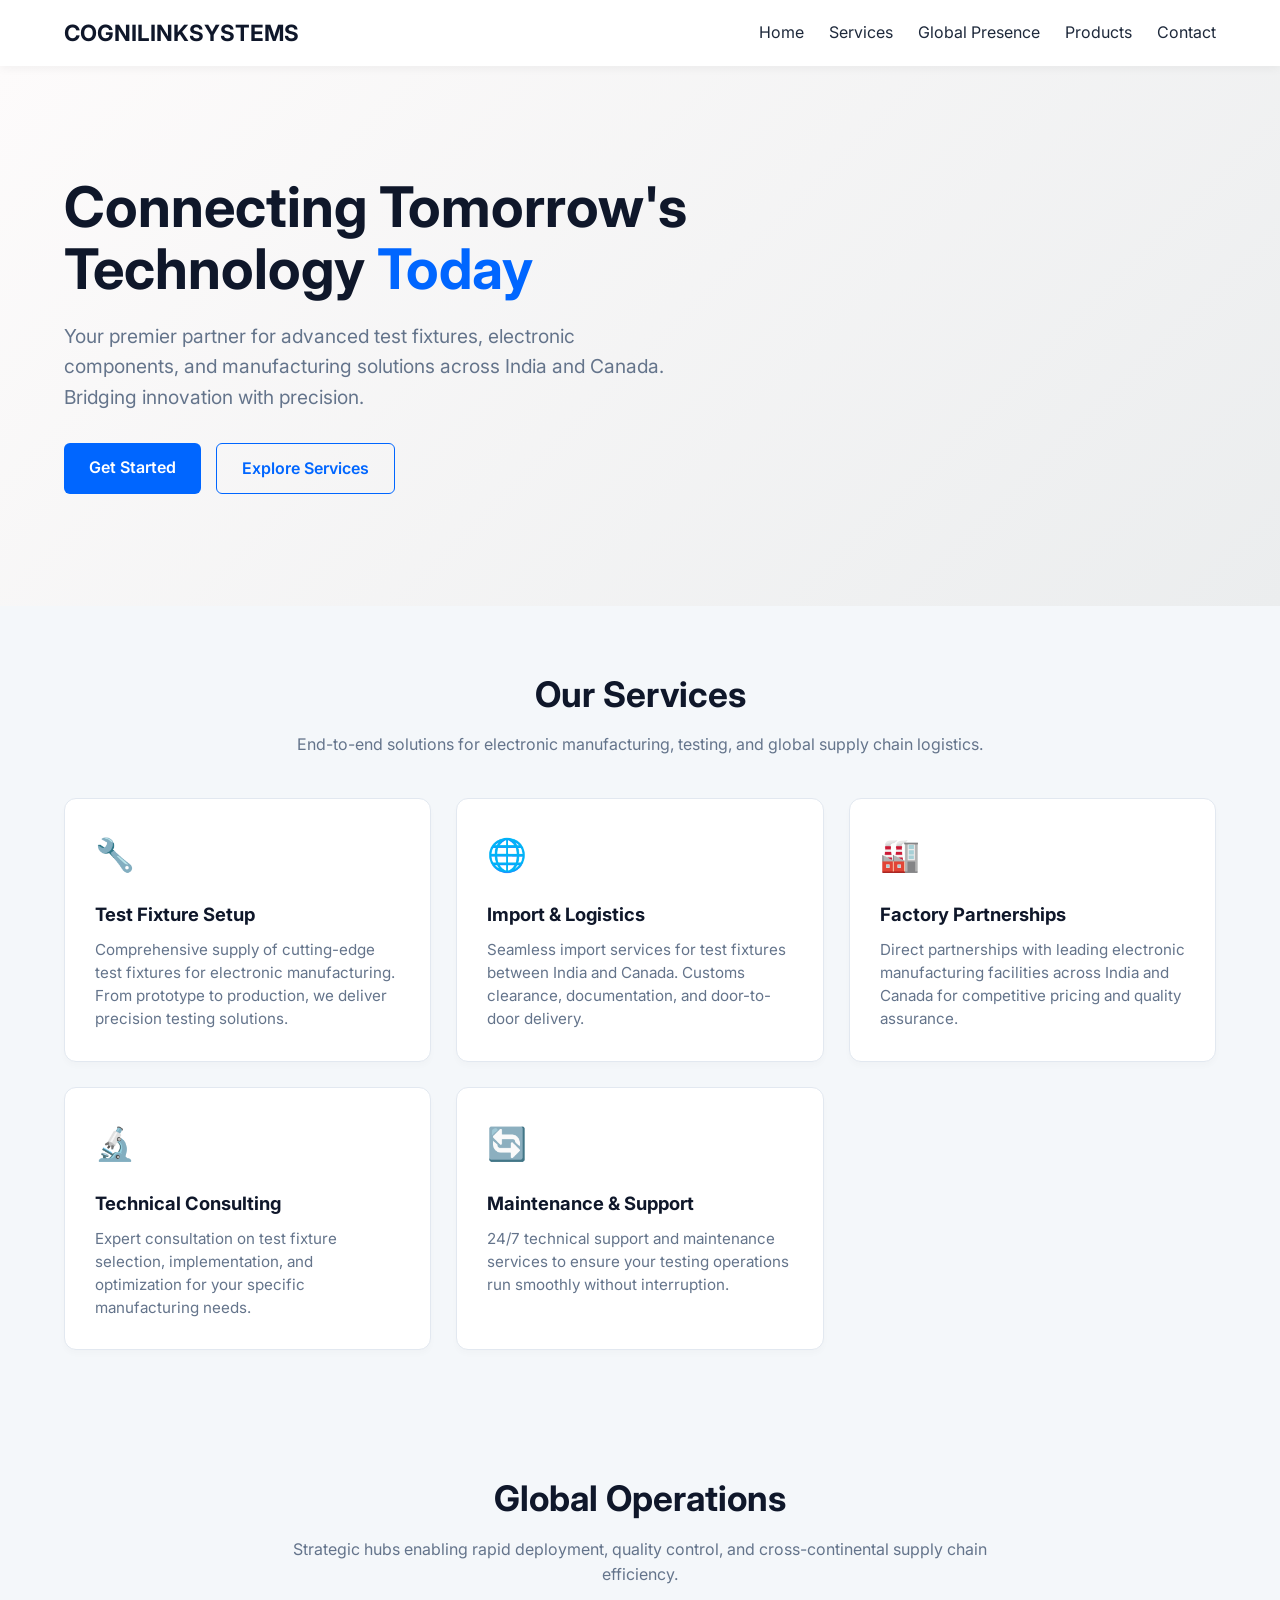
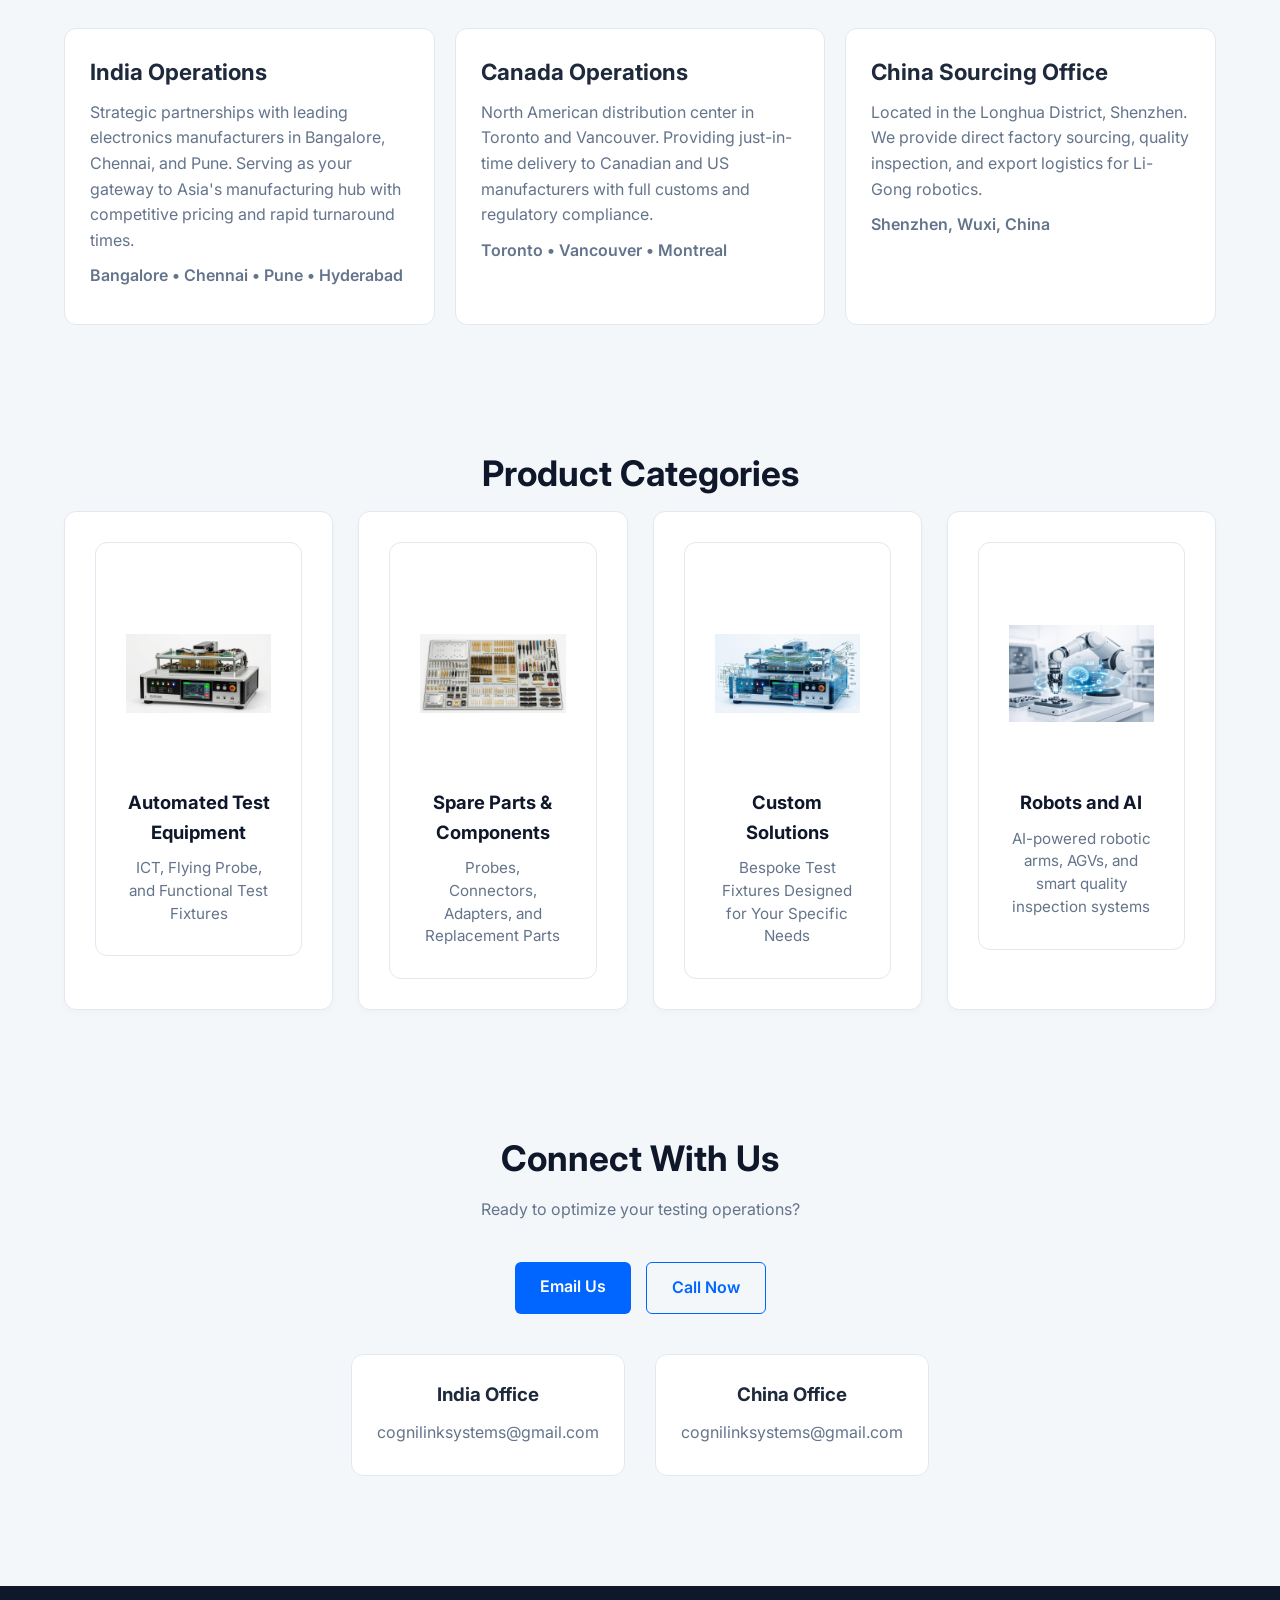
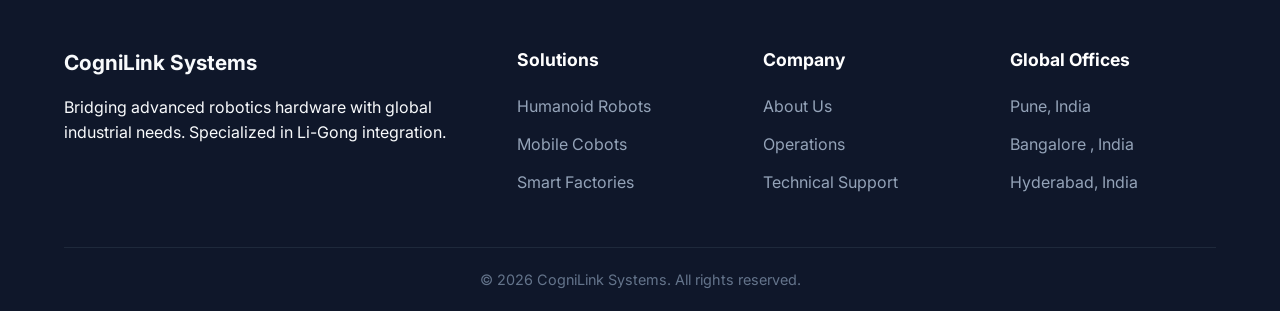
<file: index.html>
<!DOCTYPE html>
<html lang="en">
<head>
    <meta charset="UTF-8">
    <meta name="viewport" content="width=device-width, initial-scale=1.0">
    <title>CogniLink Systems | Global Test Fixture Solutions</title>
    <link rel="stylesheet" href="style.css">
    <link href="https://fonts.googleapis.com/css2?family=Inter:wght@400;600;700&display=swap" rel="stylesheet">
    <!-- FontAwesome for Professional Icons -->
    <link rel="stylesheet" href="https://cdnjs.cloudflare.com/ajax/libs/font-awesome/6.4.0/css/all.min.css">
</head>
<body>

    <!-- Navigation -->
    <nav>
        <a href="#home" class="logo">COGNILINKSYSTEMS</a>
        <ul>
            <li><a href="#home">Home</a></li>
            <li><a href="#services">Services</a></li>
            <li><a href="#locations">Global Presence</a></li>
            <li><a href="#products">Products</a></li>
            <li><a href="#contact">Contact</a></li>
        </ul>
    </nav>

    <!-- Hero Section -->
    <header id="home">
        <div class="hero-content">
            <h1>Connecting Tomorrow's Technology <span class="highlight">Today</span></h1>
            <p>Your premier partner for advanced test fixtures, electronic components, and manufacturing solutions across India and Canada. Bridging innovation with precision.</p>
            <div class="hero-buttons">
                <a href="#contact" class="btn-primary">Get Started</a>
                <a href="#services" class="btn-secondary">Explore Services</a>
            </div>
        </div>
    </header>

    <!-- Services Section (Updated based on Image) -->
    <section id="services" class="section">
        <h2 class="section-title">Our Services</h2>
        <p class="section-subtitle">End-to-end solutions for electronic manufacturing, testing, and global supply chain logistics.</p>
        
        <div class="services-grid">
            <!-- Card 1 -->
          <a href="test-fixture.html" class="service-card" style="display: block;">
   				 <div class="service-icon">🔧</div>
   				 <h3>Test Fixture Setup</h3>
  				  <p>Comprehensive supply of cutting-edge test fixtures for electronic manufacturing. From prototype to production, we deliver precision testing solutions.</p>
		</a>
                        

            <!-- Card 2 -->
            
              <a href="spare-parts.html" class="service-card" style="display: block;">
   					 <div class="service-icon">🌐</div>
 				   	<h3>Import & Logistics</h3>
    				<p>Seamless import services for test fixtures between India and Canada. Customs clearance, documentation, and door-to-door delivery.</p>
			</a>

            <!-- Card 3 -->
              <a href="spare-parts.html" class="service-card" style="display: block;">
   					 <div class="service-icon">🏭</div>
 				   	<h3>Factory Partnerships</h3>
    				<p>Direct partnerships with leading electronic manufacturing facilities across India and Canada for competitive pricing and quality assurance.</p>
			</a>
            

            <!-- Card 4 -->

              <a href="spare-parts.html" class="service-card" style="display: block;">
   					 <div class="service-icon">🔬</div>
 				   	<h3>Technical Consulting</h3>
    				<p>Expert consultation on test fixture selection, implementation, and optimization for your specific manufacturing needs.</p>
			</a>

            <!-- Card 5 -->
            
              <a href="spare-parts.html" class="service-card" style="display: block;">
   					 <div class="service-icon">🔄</div>
 				   	<h3>Maintenance & Support</h3>
    				<p>24/7 technical support and maintenance services to ensure your testing operations run smoothly without interruption.</p>
			</a>            
            
        </div>
    </section>

    <!-- Global Operations Section -->
    <section id="locations" class="section">
        <h2 class="section-title">Global Operations</h2>
        <p class="section-subtitle">Strategic hubs enabling rapid deployment, quality control, and cross-continental supply chain efficiency.</p>
        <div class="operations-container">
            <div class="operation-card">
                <div class="operation-details">
                    <h3>India Operations</h3>
                    <p>Strategic partnerships with leading electronics manufacturers in Bangalore, Chennai, and Pune. Serving as your gateway to Asia's manufacturing hub with competitive pricing and rapid turnaround times.</p>
                    <p class="locations-list">Bangalore • Chennai • Pune • Hyderabad</p>
                </div>
            </div>
            <div class="operation-card">
                <div class="operation-details">
                    <h3>Canada Operations</h3>
                    <p>North American distribution center in Toronto and Vancouver. Providing just-in-time delivery to Canadian and US manufacturers with full customs and regulatory compliance.</p>
                    <p class="locations-list">Toronto • Vancouver • Montreal</p>
                </div>
            </div>
            <div class="operation-card">
  			  <div class="operation-details">
      			  <h3>China Sourcing Office</h3>
        <p>Located in the Longhua District, Shenzhen. We provide direct factory sourcing, quality inspection, and export logistics for Li-Gong robotics.</p>
		 <p class="locations-list">Shenzhen, Wuxi, China</p>   
    </div>
</div>
        </div>
    </section>

    <!-- Products Section -->
    <section id="products" class="section">
        <h2 class="section-title">Product Categories</h2>
        <div class="product-grid">
		<a href=“ATE.html" class="service-card" style="display: block;">
            <div class="card">
                <div class="product-image">
					<img src="IMG-ATE-1.png" alt="Automated Test Equipment">
                </div>
                <h3>Automated Test Equipment</h3>
                <p>ICT, Flying Probe, and Functional Test Fixtures</p>
            </div>
		</a>
          <a href=“SP&C.html" class="service-card" style="display: block;">
 				 <div class="card">
          		  <div class="product-image">
					<img src="SP&C-1.png" alt="Automated Test Equipment" width="400" height="250">
                </div>
                <h3>Spare Parts & Components</h3>
                <p>Probes, Connectors, Adapters, and Replacement Parts</p>
            </div>
		</a>
            <a href=“CS.html" class="service-card" style="display: block;">
			<div class="card">
            <div class="product-image">
					<img src="CSOL-1.png" alt="Automated Test Equipment" width="400" height="250">
        
                </div>
                <h3>Custom Solutions</h3>
                <p>Bespoke Test Fixtures Designed for Your Specific Needs</p>
            </div>
		</a>
        
		<a href=“R&AI.html" class="service-card" style="display: block;">
		 <div class="card">
             <div class="product-image">
					<img src="R&AI.PNG" alt="Robotics and AI" width="400" height="250">

                </div>
                <h3>Robots and AI</h3>
                <p>AI-powered robotic arms, AGVs, and smart quality inspection systems</p>
            </div>
		</a>
        </div>
    </section>

    <!-- Contact Section -->
    <section id="contact" class="section">
        <h2 class="section-title">Connect With Us</h2>
        <p class="section-subtitle">Ready to optimize your testing operations?</p>
        <div class="contact-buttons">
            <a href="mailto:info@cognilinksystems.com" class="btn-primary">Email Us</a>
            <a href="tel:+1" class="btn-secondary">Call Now</a>
        </div>
        <div class="contact-info">
            <div class="contact-card">
                <h3>India Office</h3>
                <p></p>
                <p>cognilinksystems@gmail.com</p>
            </div>
            <div class="contact-card">
                <h3> China Office</h3>
                <p>cognilinksystems@gmail.com</p>
            </div>
        </div>
    </section>

    <!-- Footer -->
    <footer class="site-footer">
        <div class="footer-container">
            <div class="footer-column">
                <div class="footer-logo">CogniLink Systems</div>
                <p>Bridging advanced robotics hardware with global industrial needs. Specialized in Li-Gong integration.</p>
            </div>
            <div class="footer-column">
                <h4>Solutions</h4>
                <ul>
                    <li><a href="#">Humanoid Robots</a></li>
                    <li><a href="#">Mobile Cobots</a></li>
                    <li><a href="#">Smart Factories</a></li>
                </ul>
            </div>
            <div class="footer-column">
                <h4>Company</h4>
                <ul>
                    <li><a href="#">About Us</a></li>
                    <li><a href="#">Operations</a></li>
                    <li><a href="#">Technical Support</a></li>
                </ul>
            </div>
            <div class="footer-column">
                <h4>Global Offices</h4>
                <ul>
                    <li><a href="#">Pune, India </a></li>
                    <li><a href="#">Bangalore , India </a></li>
                    <li><a href="#">Hyderabad, India</a></li>
                </ul>
            </div>
        </div>
        <div class="footer-bottom">
            <p>© 2026 CogniLink Systems. All rights reserved.</p>
        </div>
    </footer>

</body>
</html>
</file>
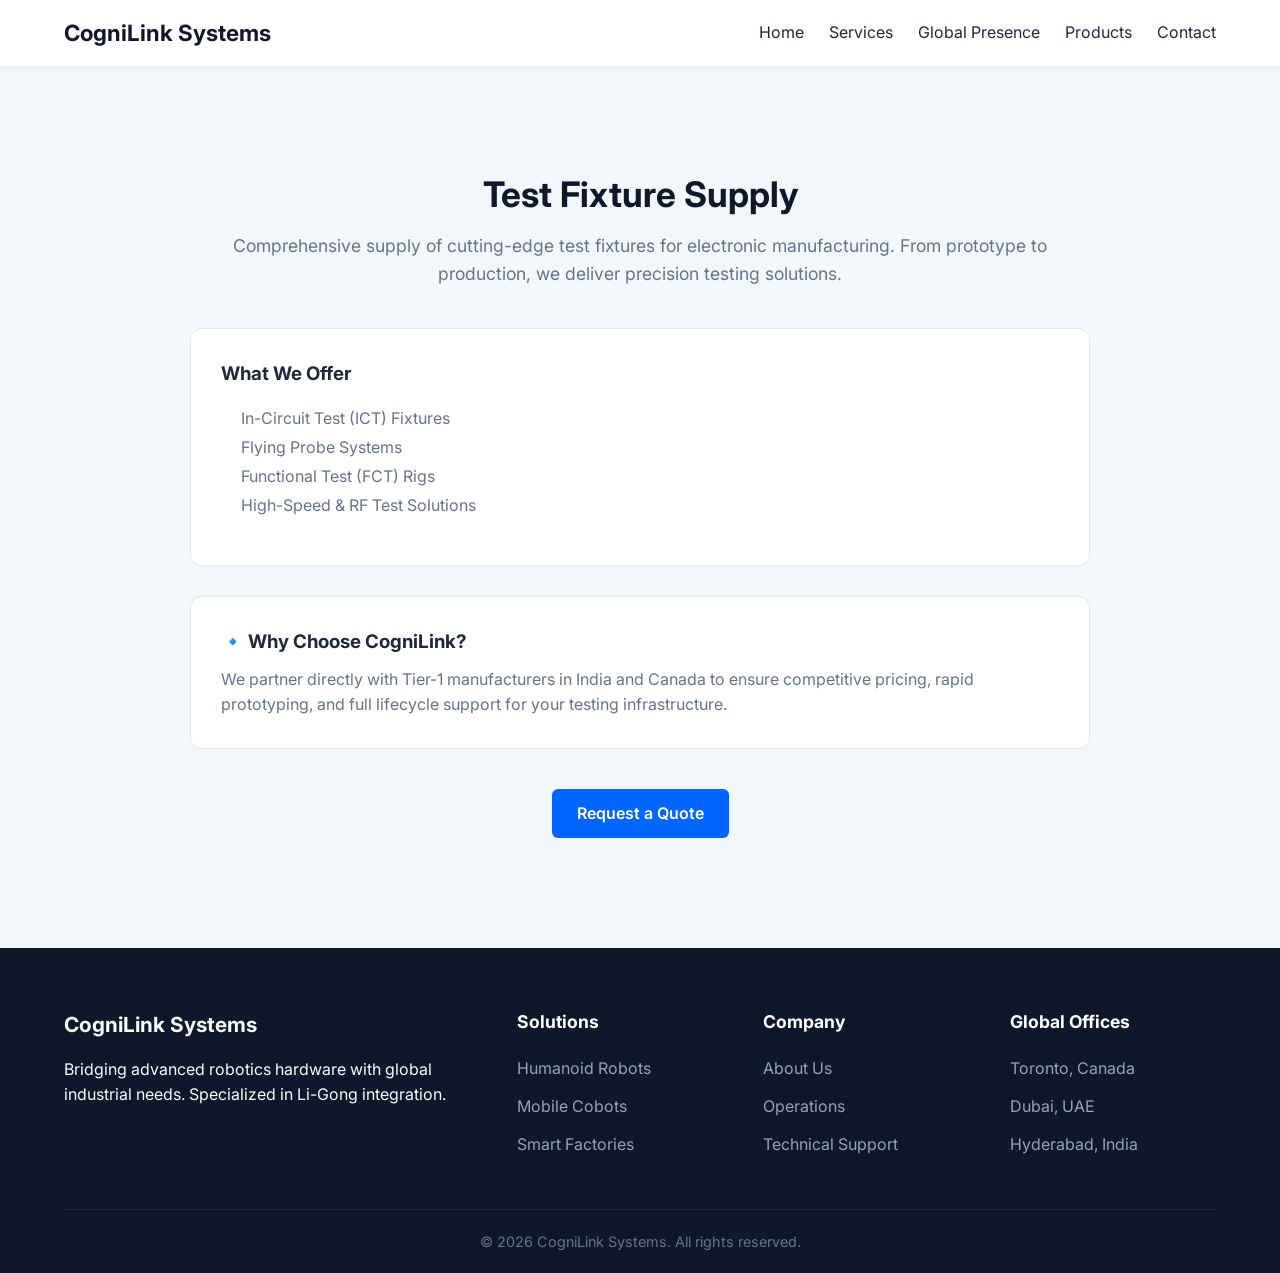
<file: ATE.html>
<!DOCTYPE html>
<html lang="en">
<head>
    <meta charset="UTF-8">
    <meta name="viewport" content="width=device-width, initial-scale=1.0">
    <title>Test Fixture Supply | CogniLink Systems</title>
    <link rel="stylesheet" href="style.css">
    <link href="https://fonts.googleapis.com/css2?family=Inter:wght@400;600;700&display=swap" rel="stylesheet">
</head>
<body>

    <!-- Same Navigation -->
    <nav>
        <a href="index.html" class="logo">CogniLink Systems</a>
        <ul>
            <li><a href="index.html">Home</a></li>
            <li><a href="index.html#services">Services</a></li>
            <li><a href="index.html#locations">Global Presence</a></li>
            <li><a href="index.html#products">Products</a></li>
            <li><a href="index.html#contact">Contact</a></li>
        </ul>
    </nav>

    <!-- Service-Specific Hero -->
    <section class="section" style="padding-top: 100px;">
        <div style="max-width: 900px; margin: 0 auto;">
            <h1 class="section-title">Test Fixture Supply</h1>
            <p style="text-align: center; color: var(--gray); font-size: 1.1rem; margin-bottom: 40px;">
                Comprehensive supply of cutting-edge test fixtures for electronic manufacturing. From prototype to production, we deliver precision testing solutions.
            </p>
            
            <!-- Add detailed content here -->
            <div style="background: #fff; padding: 30px; border-radius: 12px; border: 1px solid var(--border); margin-bottom: 30px;">
                <h3> What We Offer</h3>
                <ul style="margin: 15px 0 15px 20px; color: var(--gray); line-height: 1.8;">
                    <li>In-Circuit Test (ICT) Fixtures</li>
                    <li>Flying Probe Systems</li>
                    <li>Functional Test (FCT) Rigs</li>
                    <li>High-Speed & RF Test Solutions</li>
                </ul>
            </div>

            <div style="background: #fff; padding: 30px; border-radius: 12px; border: 1px solid var(--border);">
                <h3>🔹 Why Choose CogniLink?</h3>
                <p style="color: var(--gray); margin-top: 10px;">
                    We partner directly with Tier-1 manufacturers in India and Canada to ensure competitive pricing, rapid prototyping, and full lifecycle support for your testing infrastructure.
                </p>
            </div>

            <div style="text-align: center; margin-top: 40px;">
                <a href="index.html#contact" class="btn-primary">Request a Quote</a>
            </div>
        </div>
    </section>

    <!-- Same Footer -->
    <footer class="site-footer">
        <div class="footer-container">
            <div class="footer-column">
                <div class="footer-logo">CogniLink Systems</div>
                <p>Bridging advanced robotics hardware with global industrial needs. Specialized in Li-Gong integration.</p>
            </div>
            <div class="footer-column">
                <h4>Solutions</h4>
                <ul>
                    <li><a href="#">Humanoid Robots</a></li>
                    <li><a href="#">Mobile Cobots</a></li>
                    <li><a href="#">Smart Factories</a></li>
                </ul>
            </div>
            <div class="footer-column">
                <h4>Company</h4>
                <ul>
                    <li><a href="#">About Us</a></li>
                    <li><a href="#">Operations</a></li>
                    <li><a href="#">Technical Support</a></li>
                </ul>
            </div>
            <div class="footer-column">
                <h4>Global Offices</h4>
                <ul>
                    <li><a href="#">Toronto, Canada</a></li>
                    <li><a href="#">Dubai, UAE</a></li>
                    <li><a href="#">Hyderabad, India</a></li>
                </ul>
            </div>
        </div>
        <div class="footer-bottom">
            <p>© 2026 CogniLink Systems. All rights reserved.</p>
        </div>
    </footer>

</body>
</html>
</file>
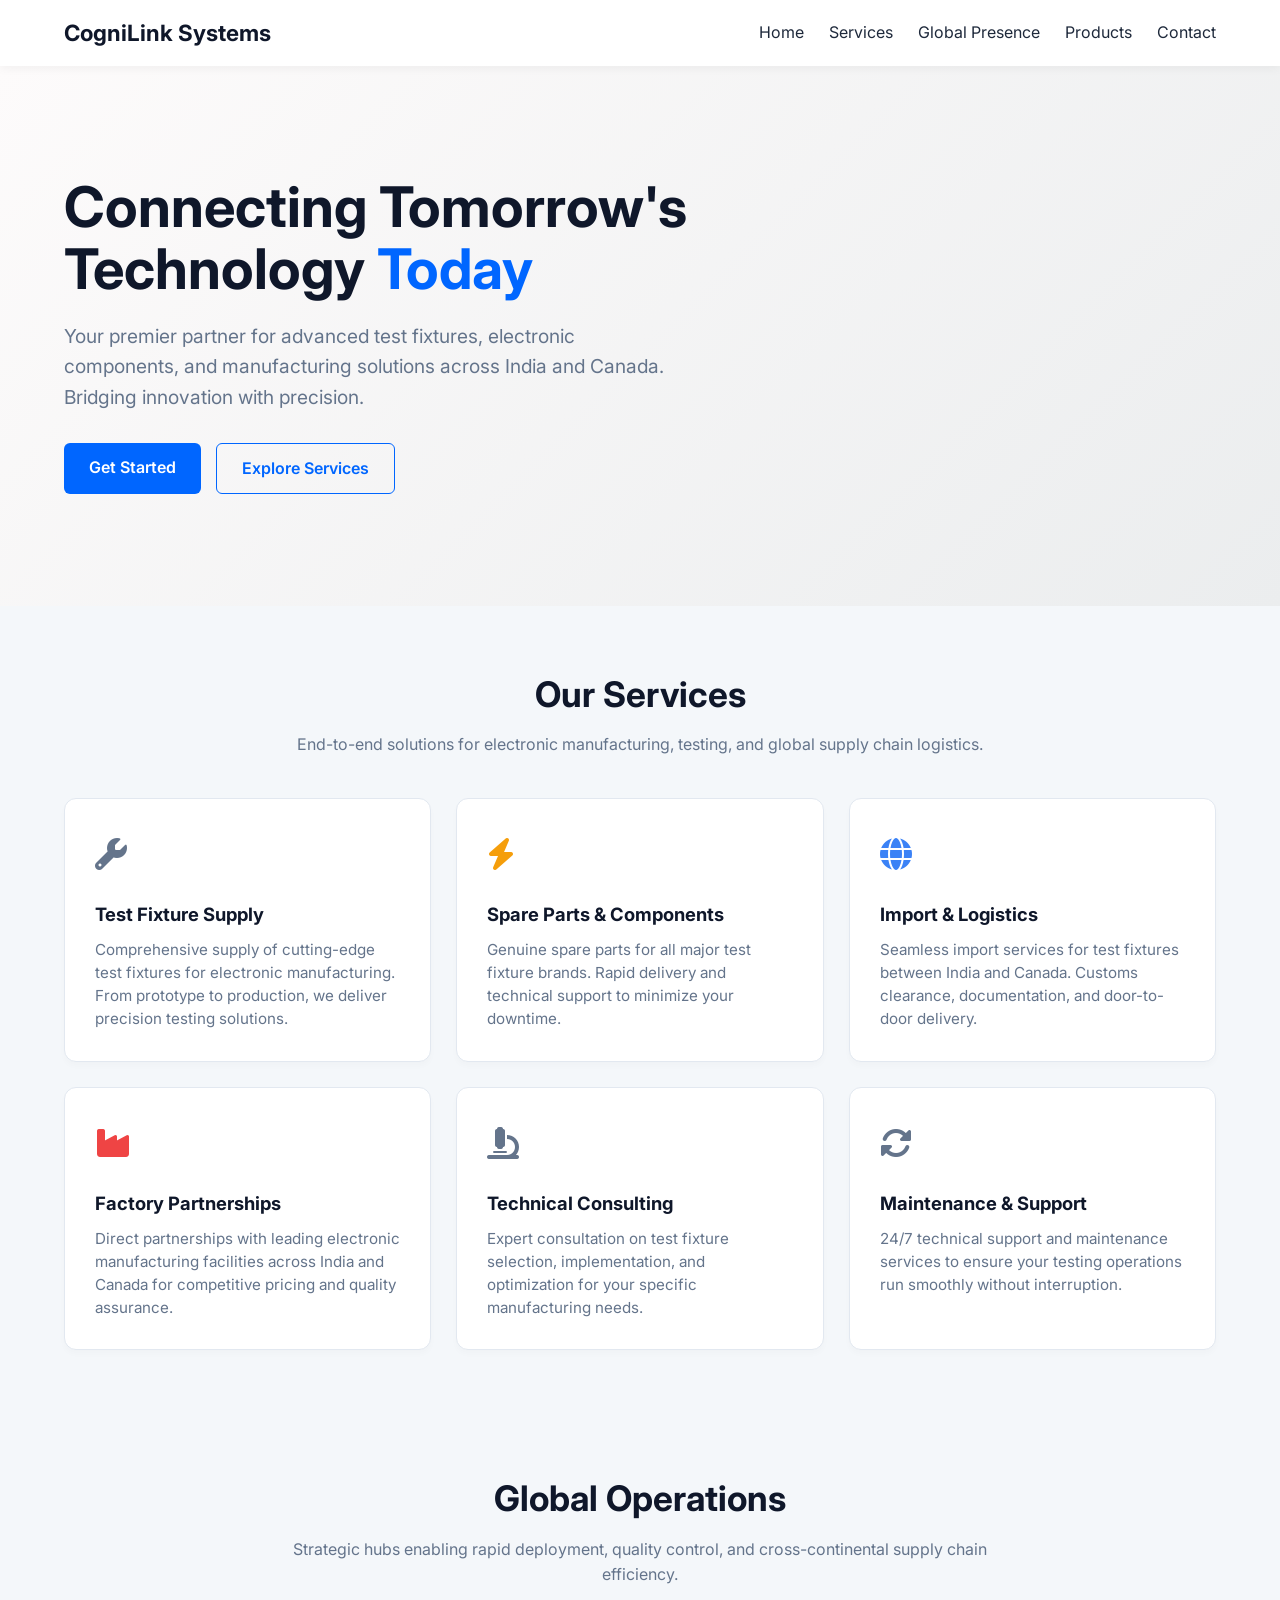
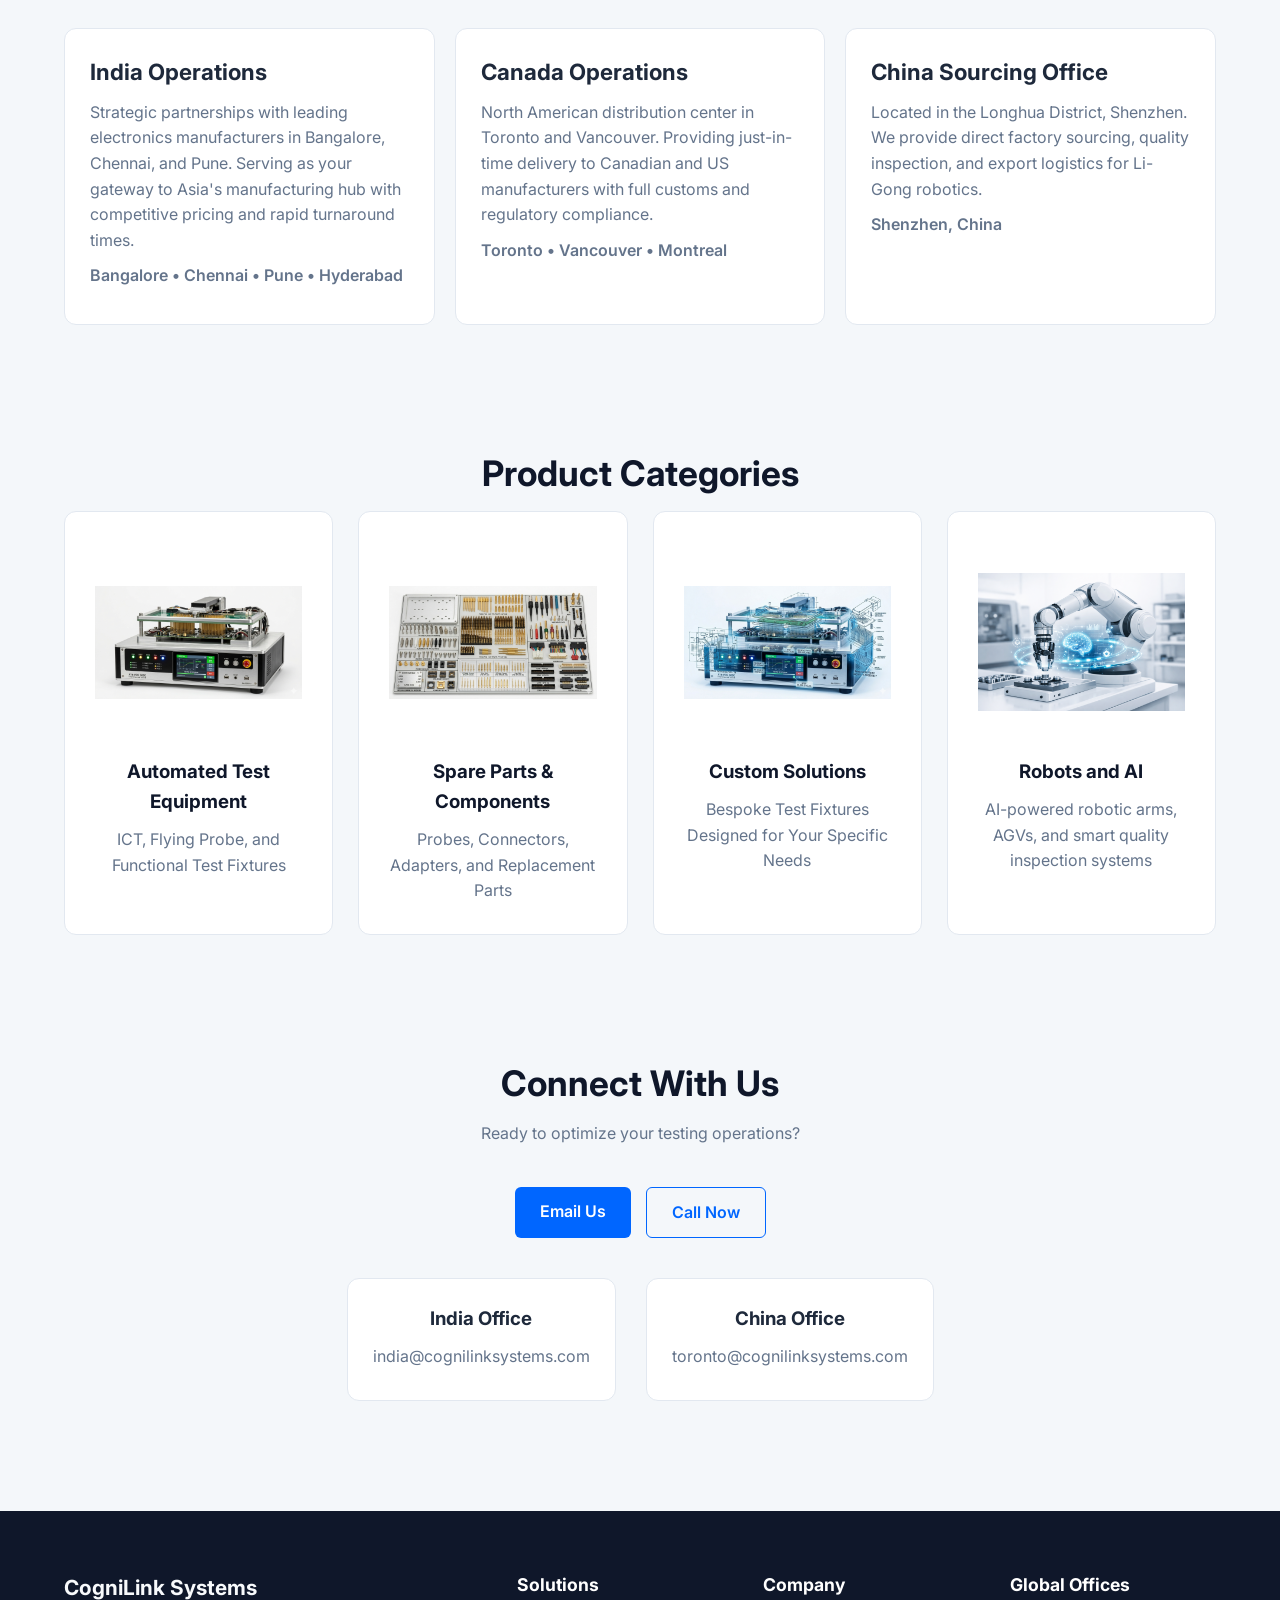
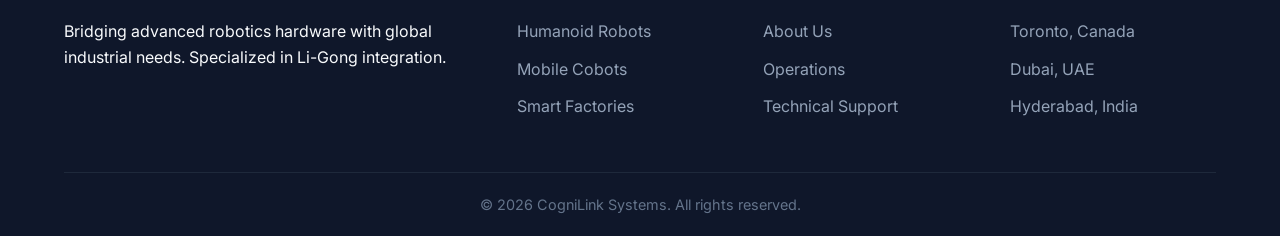
<file: Factory-partnerships.html>
<!DOCTYPE html>
<html lang="en">
<head>
    <meta charset="UTF-8">
    <meta name="viewport" content="width=device-width, initial-scale=1.0">
    <title>CogniLink Systems | Global Test Fixture Solutions</title>
    <link rel="stylesheet" href="style.css">
    <link href="https://fonts.googleapis.com/css2?family=Inter:wght@400;600;700&display=swap" rel="stylesheet">
    <!-- FontAwesome for Professional Icons -->
    <link rel="stylesheet" href="https://cdnjs.cloudflare.com/ajax/libs/font-awesome/6.4.0/css/all.min.css">
</head>
<body>

    <!-- Navigation -->
    <nav>
        <a href="#home" class="logo">CogniLink Systems</a>
        <ul>
            <li><a href="#home">Home</a></li>
            <li><a href="#services">Services</a></li>
            <li><a href="#locations">Global Presence</a></li>
            <li><a href="#products">Products</a></li>
            <li><a href="#contact">Contact</a></li>
        </ul>
    </nav>

    <!-- Hero Section -->
    <header id="home">
        <div class="hero-content">
            <h1>Connecting Tomorrow's Technology <span class="highlight">Today</span></h1>
            <p>Your premier partner for advanced test fixtures, electronic components, and manufacturing solutions across India and Canada. Bridging innovation with precision.</p>
            <div class="hero-buttons">
                <a href="#contact" class="btn-primary">Get Started</a>
                <a href="#services" class="btn-secondary">Explore Services</a>
            </div>
        </div>
    </header>

    <!-- Services Section (Updated based on Image) -->
    <section id="services" class="section">
        <h2 class="section-title">Our Services</h2>
        <p class="section-subtitle">End-to-end solutions for electronic manufacturing, testing, and global supply chain logistics.</p>
        
        <div class="services-grid">
            <!-- Card 1 -->
            <div class="service-card">
                <div class="service-icon"><i class="fas fa-wrench"></i></div>
                <h3>Test Fixture Supply</h3>
                <p>Comprehensive supply of cutting-edge test fixtures for electronic manufacturing. From prototype to production, we deliver precision testing solutions.</p>
            </div>
            
            <!-- Card 2 -->
            <div class="service-card">
                <div class="service-icon" style="color: #F59E0B;"><i class="fas fa-bolt"></i></div>
                <h3>Spare Parts & Components</h3>
                <p>Genuine spare parts for all major test fixture brands. Rapid delivery and technical support to minimize your downtime.</p>
            </div>

            <!-- Card 3 -->
            <div class="service-card">
                <div class="service-icon" style="color: #3B82F6;"><i class="fas fa-globe"></i></div>
                <h3>Import & Logistics</h3>
                <p>Seamless import services for test fixtures between India and Canada. Customs clearance, documentation, and door-to-door delivery.</p>
            </div>

            <!-- Card 4 -->
            <div class="service-card">
                <div class="service-icon" style="color: #EF4444;"><i class="fas fa-industry"></i></div>
                <h3>Factory Partnerships</h3>
                <p>Direct partnerships with leading electronic manufacturing facilities across India and Canada for competitive pricing and quality assurance.</p>
            </div>

            <!-- Card 5 -->
            <div class="service-card">
                <div class="service-icon"><i class="fas fa-microscope"></i></div>
                <h3>Technical Consulting</h3>
                <p>Expert consultation on test fixture selection, implementation, and optimization for your specific manufacturing needs.</p>
            </div>

            <!-- Card 6 -->
            <div class="service-card">
                <div class="service-icon"><i class="fas fa-sync-alt"></i></div>
                <h3>Maintenance & Support</h3>
                <p>24/7 technical support and maintenance services to ensure your testing operations run smoothly without interruption.</p>
            </div>
        </div>
    </section>

    <!-- Global Operations Section -->
    <section id="locations" class="section">
        <h2 class="section-title">Global Operations</h2>
        <p class="section-subtitle">Strategic hubs enabling rapid deployment, quality control, and cross-continental supply chain efficiency.</p>
        <div class="operations-container">
            <div class="operation-card">
                <div class="operation-details">
                    <h3>India Operations</h3>
                    <p>Strategic partnerships with leading electronics manufacturers in Bangalore, Chennai, and Pune. Serving as your gateway to Asia's manufacturing hub with competitive pricing and rapid turnaround times.</p>
                    <p class="locations-list">Bangalore • Chennai • Pune • Hyderabad</p>
                </div>
            </div>
            <div class="operation-card">
                <div class="operation-details">
                    <h3>Canada Operations</h3>
                    <p>North American distribution center in Toronto and Vancouver. Providing just-in-time delivery to Canadian and US manufacturers with full customs and regulatory compliance.</p>
                    <p class="locations-list">Toronto • Vancouver • Montreal</p>
                </div>
            </div>
            <div class="operation-card">
  			  <div class="operation-details">
      			  <h3>China Sourcing Office</h3>
        <p>Located in the Longhua District, Shenzhen. We provide direct factory sourcing, quality inspection, and export logistics for Li-Gong robotics.</p>
		 <p class="locations-list">Shenzhen, China</p>   
    </div>
</div>
        </div>
    </section>

    <!-- Products Section -->
    <section id="products" class="section">
        <h2 class="section-title">Product Categories</h2>
        <div class="product-grid">
            <div class="card">
                <div class="product-image">
					<img src="IMG-ATE-1.png" alt="Automated Test Equipment">
                </div>
                <h3>Automated Test Equipment</h3>
                <p>ICT, Flying Probe, and Functional Test Fixtures</p>
            </div>
            <div class="card">
            <div class="product-image">
					<img src="SP&C-1.png" alt="Automated Test Equipment" width="400" height="250">
                </div>
                <h3>Spare Parts & Components</h3>
                <p>Probes, Connectors, Adapters, and Replacement Parts</p>
            </div>
            <div class="card">
            <div class="product-image">
					<img src="CSOL-1.png" alt="Automated Test Equipment" width="400" height="250">
        
                </div>
                <h3>Custom Solutions</h3>
                <p>Bespoke Test Fixtures Designed for Your Specific Needs</p>
            </div>
            <div class="card">
             <div class="product-image">
					<img src="R&AI.PNG" alt="Robotics and AI" width="400" height="250">

                </div>
                <h3>Robots and AI</h3>
                <p>AI-powered robotic arms, AGVs, and smart quality inspection systems</p>
            </div>
        </div>
    </section>

    <!-- Contact Section -->
    <section id="contact" class="section">
        <h2 class="section-title">Connect With Us</h2>
        <p class="section-subtitle">Ready to optimize your testing operations?</p>
        <div class="contact-buttons">
            <a href="mailto:info@cognilinksystems.com" class="btn-primary">Email Us</a>
            <a href="tel:+1" class="btn-secondary">Call Now</a>
        </div>
        <div class="contact-info">
            <div class="contact-card">
                <h3>India Office</h3>
                <p></p>
                <p>india@cognilinksystems.com</p>
            </div>
            <div class="contact-card">
                <h3> China Office</h3>
                <p>toronto@cognilinksystems.com</p>
            </div>
        </div>
    </section>

    <!-- Footer -->
    <footer class="site-footer">
        <div class="footer-container">
            <div class="footer-column">
                <div class="footer-logo">CogniLink Systems</div>
                <p>Bridging advanced robotics hardware with global industrial needs. Specialized in Li-Gong integration.</p>
            </div>
            <div class="footer-column">
                <h4>Solutions</h4>
                <ul>
                    <li><a href="#">Humanoid Robots</a></li>
                    <li><a href="#">Mobile Cobots</a></li>
                    <li><a href="#">Smart Factories</a></li>
                </ul>
            </div>
            <div class="footer-column">
                <h4>Company</h4>
                <ul>
                    <li><a href="#">About Us</a></li>
                    <li><a href="#">Operations</a></li>
                    <li><a href="#">Technical Support</a></li>
                </ul>
            </div>
            <div class="footer-column">
                <h4>Global Offices</h4>
                <ul>
                    <li><a href="#">Toronto, Canada</a></li>
                    <li><a href="#">Dubai, UAE</a></li>
                    <li><a href="#">Hyderabad, India</a></li>
                </ul>
            </div>
        </div>
        <div class="footer-bottom">
            <p>© 2026 CogniLink Systems. All rights reserved.</p>
        </div>
    </footer>

</body>
</html>
</file>
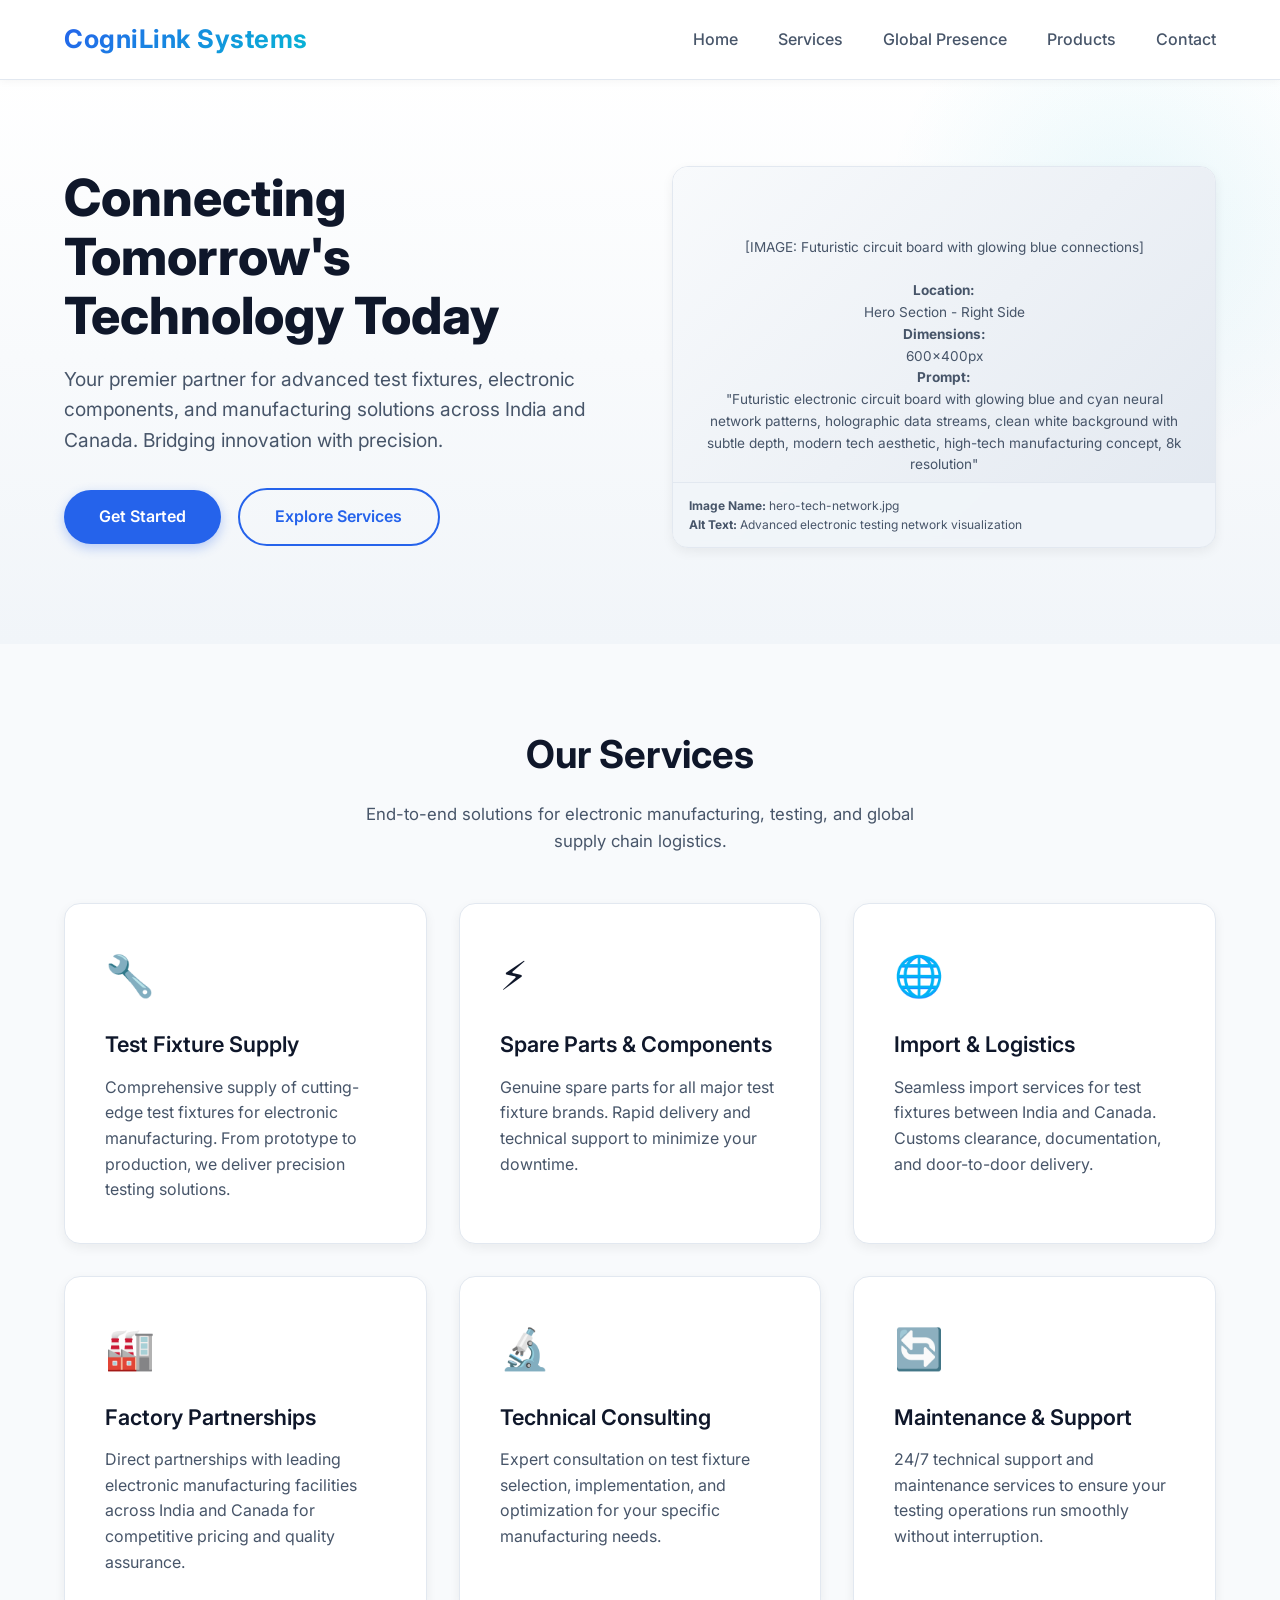
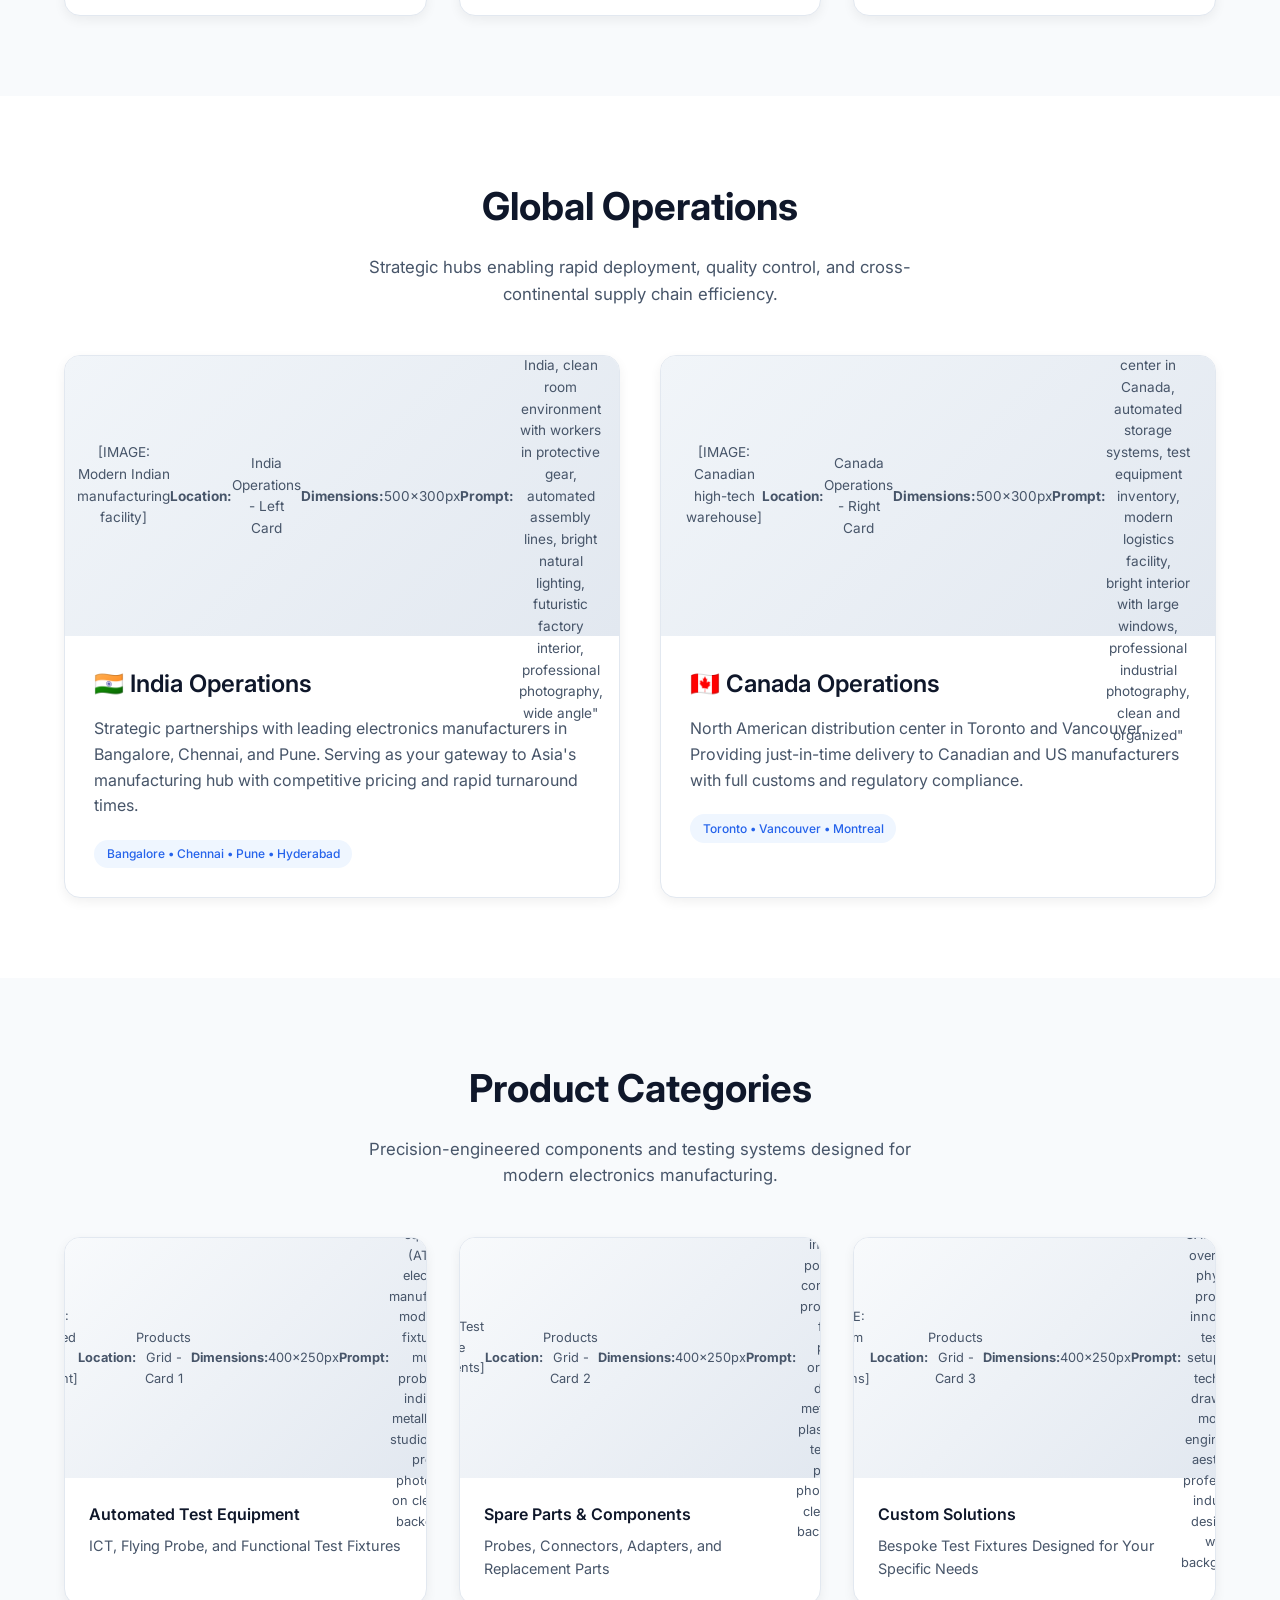
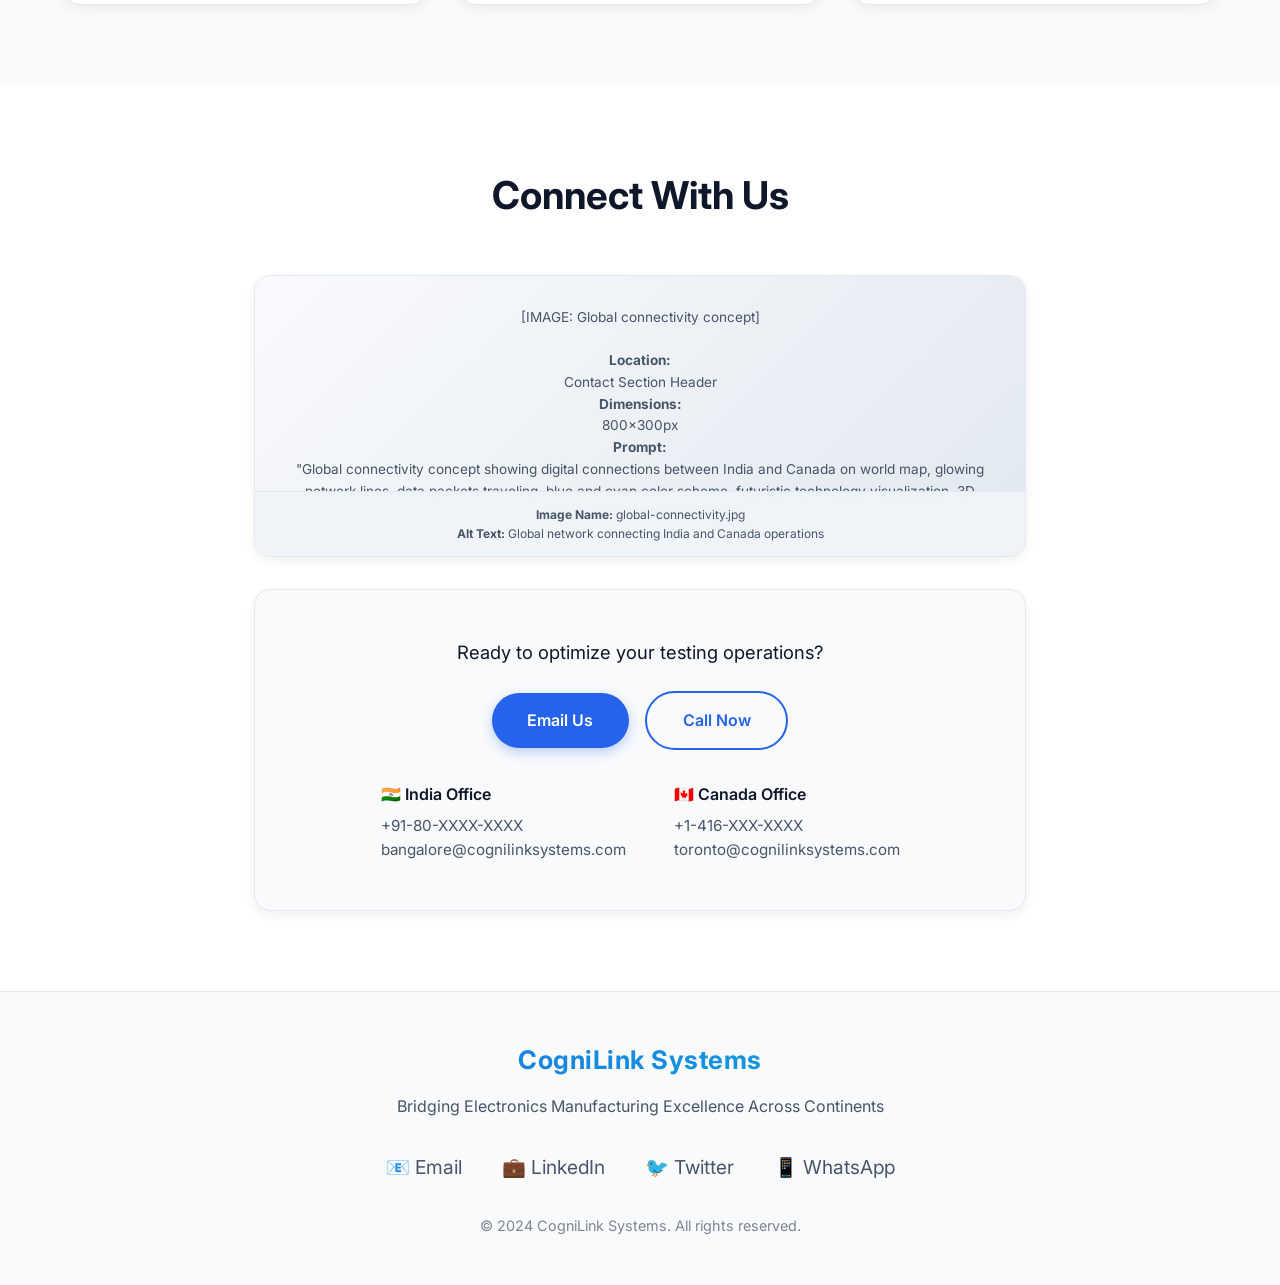
<file: Original code - index.html>
<!DOCTYPE html>
<html lang="en">
<head>
    <meta charset="UTF-8">
    <meta name="viewport" content="width=device-width, initial-scale=1.0">
    <title>CogniLink Systems | Global Test Fixture Solutions</title>
    <link href="https://fonts.googleapis.com/css2?family=Inter:wght@300;400;500;600;700&display=swap" rel="stylesheet">
    <style>
        * {
            margin: 0;
            padding: 0;
            box-sizing: border-box;
        }

        :root {
            --primary: #2563eb;
            --primary-dark: #1d4ed8;
            --accent: #06b6d4;
            --bg: #ffffff;
            --bg-alt: #f8fafc;
            --text: #0f172a;
            --text-muted: #475569;
            --border: #e2e8f0;
            --shadow: 0 4px 12px rgba(0, 0, 0, 0.06);
            --shadow-hover: 0 8px 24px rgba(37, 99, 235, 0.12);
            --radius: 16px;
        }

        html {
            scroll-behavior: smooth;
        }

        body {
            font-family: 'Inter', system-ui, -apple-system, sans-serif;
            background: var(--bg);
            color: var(--text);
            line-height: 1.6;
            overflow-x: hidden;
        }

        /* Navigation */
        nav {
            position: fixed;
            top: 0;
            width: 100%;
            padding: 1.2rem 5%;
            background: rgba(255, 255, 255, 0.95);
            backdrop-filter: blur(12px);
            z-index: 1000;
            border-bottom: 1px solid var(--border);
            box-shadow: 0 2px 8px rgba(0,0,0,0.04);
        }

        .nav-container {
            max-width: 1400px;
            margin: 0 auto;
            display: flex;
            justify-content: space-between;
            align-items: center;
        }

        .logo {
            font-size: 1.6rem;
            font-weight: 700;
            background: linear-gradient(135deg, var(--primary), var(--accent));
            -webkit-background-clip: text;
            -webkit-text-fill-color: transparent;
            letter-spacing: 0.5px;
        }

        .nav-links {
            display: flex;
            gap: 2.5rem;
            list-style: none;
        }

        .nav-links a {
            color: var(--text-muted);
            text-decoration: none;
            font-weight: 500;
            transition: color 0.3s;
            position: relative;
        }

        .nav-links a:hover {
            color: var(--primary);
        }

        .nav-links a::after {
            content: '';
            position: absolute;
            bottom: -4px;
            left: 0;
            width: 0;
            height: 2px;
            background: var(--primary);
            transition: width 0.3s;
        }

        .nav-links a:hover::after {
            width: 100%;
        }

        /* Hero Section */
        .hero {
            margin-top: 70px;
            padding: 6rem 5%;
            background: linear-gradient(180deg, #ffffff 0%, #f1f5f9 100%);
            position: relative;
            overflow: hidden;
        }

        .hero::before {
            content: '';
            position: absolute;
            top: -100px;
            right: -100px;
            width: 500px;
            height: 500px;
            background: radial-gradient(circle, rgba(6, 182, 212, 0.08) 0%, transparent 70%);
            border-radius: 50%;
        }

        .hero-container {
            max-width: 1400px;
            margin: 0 auto;
            display: grid;
            grid-template-columns: 1fr 1fr;
            gap: 4rem;
            align-items: center;
        }

        .hero-content h1 {
            font-size: 3.2rem;
            margin-bottom: 1.2rem;
            line-height: 1.15;
            color: var(--text);
            font-weight: 800;
        }

        .hero-content p {
            font-size: 1.2rem;
            margin-bottom: 2rem;
            color: var(--text-muted);
            max-width: 540px;
        }

        .cta-button {
            display: inline-block;
            padding: 0.9rem 2.2rem;
            background: var(--primary);
            color: white;
            text-decoration: none;
            border-radius: 50px;
            font-weight: 600;
            transition: all 0.3s;
            border: none;
            cursor: pointer;
            box-shadow: 0 4px 12px rgba(37, 99, 235, 0.3);
        }

        .cta-button:hover {
            transform: translateY(-2px);
            box-shadow: 0 6px 20px rgba(37, 99, 235, 0.4);
            background: var(--primary-dark);
        }

        .cta-secondary {
            background: transparent;
            color: var(--primary);
            border: 2px solid var(--primary);
            box-shadow: none;
            margin-left: 0.8rem;
        }

        .cta-secondary:hover {
            background: var(--primary);
            color: white;
        }

        /* Image Container Styles */
        .image-container {
            position: relative;
            border-radius: var(--radius);
            overflow: hidden;
            border: 1px solid var(--border);
            box-shadow: var(--shadow);
            background: white;
        }

        .image-placeholder {
            width: 100%;
            height: 380px;
            background: linear-gradient(135deg, #f8fafc 0%, #e2e8f0 100%);
            display: flex;
            align-items: center;
            justify-content: center;
            flex-direction: column;
            color: var(--text-muted);
            font-size: 0.85rem;
            text-align: center;
            padding: 2rem;
            border-bottom: 1px solid var(--border);
        }

        .image-label {
            position: absolute;
            bottom: 0;
            left: 0;
            right: 0;
            background: rgba(241, 245, 249, 0.95);
            backdrop-filter: blur(4px);
            padding: 0.8rem 1rem;
            font-size: 0.75rem;
            color: var(--text-muted);
            border-top: 1px solid var(--border);
        }

        /* Sections */
        section {
            padding: 5rem 5%;
        }

        .section-title {
            text-align: center;
            font-size: 2.4rem;
            margin-bottom: 3rem;
            color: var(--text);
            font-weight: 700;
        }

        .section-subtitle {
            text-align: center;
            color: var(--text-muted);
            max-width: 600px;
            margin: -2rem auto 3rem;
            font-size: 1.05rem;
        }

        /* Services Grid */
        .services {
            background: var(--bg-alt);
        }

        .services-grid {
            max-width: 1400px;
            margin: 0 auto;
            display: grid;
            grid-template-columns: repeat(auto-fit, minmax(320px, 1fr));
            gap: 2rem;
        }

        .service-card {
            background: var(--bg);
            border: 1px solid var(--border);
            border-radius: var(--radius);
            padding: 2.5rem;
            transition: all 0.3s;
            box-shadow: var(--shadow);
        }

        .service-card:hover {
            transform: translateY(-6px);
            border-color: var(--primary);
            box-shadow: var(--shadow-hover);
        }

        .service-icon {
            font-size: 2.5rem;
            margin-bottom: 1.2rem;
            display: inline-block;
        }

        .service-card h3 {
            color: var(--text);
            margin-bottom: 0.8rem;
            font-size: 1.35rem;
            font-weight: 600;
        }

        .service-card p {
            color: var(--text-muted);
        }

        /* Global Presence */
        .locations {
            max-width: 1400px;
            margin: 0 auto;
            background: var(--bg);
        }

        .location-grid {
            display: grid;
            grid-template-columns: 1fr 1fr;
            gap: 2.5rem;
            margin-top: 2rem;
        }

        .location-card {
            background: var(--bg);
            border-radius: var(--radius);
            overflow: hidden;
            border: 1px solid var(--border);
            box-shadow: var(--shadow);
            transition: all 0.3s;
        }

        .location-card:hover {
            box-shadow: var(--shadow-hover);
        }

        .location-image {
            width: 100%;
            height: 280px;
            background: linear-gradient(135deg, #f1f5f9, #e2e8f0);
            display: flex;
            align-items: center;
            justify-content: center;
            color: var(--text-muted);
            font-size: 0.85rem;
            text-align: center;
            padding: 2rem;
        }

        .location-info {
            padding: 1.8rem;
        }

        .location-info h3 {
            color: var(--text);
            font-size: 1.5rem;
            margin-bottom: 0.8rem;
            font-weight: 600;
        }

        .location-info p {
            color: var(--text-muted);
            margin-bottom: 0.8rem;
        }

        .location-tag {
            display: inline-block;
            background: #eff6ff;
            color: var(--primary);
            padding: 0.3rem 0.8rem;
            border-radius: 20px;
            font-size: 0.75rem;
            font-weight: 500;
            margin-top: 0.5rem;
        }

        /* Products Section */
        .products {
            background: var(--bg-alt);
        }

        .products-grid {
            max-width: 1400px;
            margin: 0 auto;
            display: grid;
            grid-template-columns: repeat(auto-fit, minmax(300px, 1fr));
            gap: 2rem;
        }

        .product-card {
            background: var(--bg);
            border-radius: var(--radius);
            overflow: hidden;
            border: 1px solid var(--border);
            transition: all 0.3s;
            box-shadow: var(--shadow);
        }

        .product-card:hover {
            transform: translateY(-5px);
            box-shadow: var(--shadow-hover);
        }

        .product-image {
            width: 100%;
            height: 240px;
            background: linear-gradient(135deg, #f8fafc, #e2e8f0);
            display: flex;
            align-items: center;
            justify-content: center;
            color: var(--text-muted);
            font-size: 0.8rem;
            text-align: center;
            padding: 1.5rem;
        }

        .product-info {
            padding: 1.5rem;
        }

        .product-info h4 {
            color: var(--text);
            margin-bottom: 0.4rem;
            font-weight: 600;
        }

        .product-info p {
            color: var(--text-muted);
            font-size: 0.9rem;
        }

        /* Contact Section */
        .contact {
            background: var(--bg);
            max-width: 900px;
            margin: 0 auto;
            text-align: center;
        }

        .contact-box {
            background: var(--bg-alt);
            padding: 3rem;
            border-radius: var(--radius);
            border: 1px solid var(--border);
            box-shadow: var(--shadow);
            margin-top: 2rem;
        }

        .contact-grid {
            display: flex;
            justify-content: center;
            gap: 3rem;
            margin-top: 2rem;
            flex-wrap: wrap;
        }

        .contact-item {
            text-align: left;
        }

        .contact-item h4 {
            color: var(--text);
            margin-bottom: 0.4rem;
            font-weight: 600;
        }

        .contact-item p {
            color: var(--text-muted);
            font-size: 0.95rem;
        }

        /* Footer */
        footer {
            background: #f8fafc;
            padding: 3rem 5%;
            text-align: center;
            border-top: 1px solid var(--border);
            color: var(--text-muted);
        }

        .footer-content {
            max-width: 1400px;
            margin: 0 auto;
        }

        .social-links {
            margin: 1.5rem 0;
            display: flex;
            justify-content: center;
            gap: 1.5rem;
        }

        .social-links a {
            color: var(--text-muted);
            font-size: 1.2rem;
            text-decoration: none;
            transition: color 0.3s;
            padding: 0.5rem;
        }

        .social-links a:hover {
            color: var(--primary);
        }

        /* Responsive */
        @media (max-width: 968px) {
            .hero-container,
            .location-grid {
                grid-template-columns: 1fr;
            }

            .hero-content h1 {
                font-size: 2.4rem;
            }

            .nav-links {
                display: none;
            }

            .cta-secondary {
                margin-left: 0;
                margin-top: 1rem;
            }

            .contact-grid {
                flex-direction: column;
                align-items: center;
                text-align: center;
            }
        }

        /* Floating Animation */
        .floating {
            animation: floating 6s ease-in-out infinite;
        }

        @keyframes floating {
            0%, 100% { transform: translateY(0px); }
            50% { transform: translateY(-15px); }
        }

        /* Image Swap Ready */
        .image-container img, .location-image img, .product-image img {
            width: 100%;
            height: 100%;
            object-fit: cover;
            display: block;
        }
    </style>
</head>
<body>

    <!-- Navigation -->
    <nav>
        <div class="nav-container">
            <div class="logo">CogniLink Systems</div>
            <ul class="nav-links">
                <li><a href="#home">Home</a></li>
                <li><a href="#services">Services</a></li>
                <li><a href="#locations">Global Presence</a></li>
                <li><a href="#products">Products</a></li>
                <li><a href="#contact">Contact</a></li>
            </ul>
        </div>
    </nav>

    <!-- Hero Section -->
    <section class="hero" id="home">
        <div class="hero-container">
            <div class="hero-content">
                <h1>Connecting Tomorrow's Technology Today</h1>
                <p>Your premier partner for advanced test fixtures, electronic components, and manufacturing solutions across India and Canada. Bridging innovation with precision.</p>
                <a href="#contact" class="cta-button">Get Started</a>
                <a href="#services" class="cta-button cta-secondary">Explore Services</a>
            </div>
            <div class="image-container floating">
                <div class="image-placeholder">
                    [IMAGE: Futuristic circuit board with glowing blue connections]
                    <br><br>
                    <strong>Location:</strong> Hero Section - Right Side<br>
                    <strong>Dimensions:</strong> 600x400px<br>
                    <strong>Prompt:</strong> "Futuristic electronic circuit board with glowing blue and cyan neural network patterns, holographic data streams, clean white background with subtle depth, modern tech aesthetic, high-tech manufacturing concept, 8k resolution"
                </div>
                <div class="image-label">
                    <strong>Image Name:</strong> hero-tech-network.jpg<br>
                    <strong>Alt Text:</strong> Advanced electronic testing network visualization
                </div>
            </div>
        </div>
    </section>

    <!-- Services Section -->
    <section class="services" id="services">
        <h2 class="section-title">Our Services</h2>
        <p class="section-subtitle">End-to-end solutions for electronic manufacturing, testing, and global supply chain logistics.</p>
        <div class="services-grid">
            <div class="service-card">
                <div class="service-icon">🔧</div>
                <h3>Test Fixture Supply</h3>
                <p>Comprehensive supply of cutting-edge test fixtures for electronic manufacturing. From prototype to production, we deliver precision testing solutions.</p>
            </div>
            <div class="service-card">
                <div class="service-icon">⚡</div>
                <h3>Spare Parts & Components</h3>
                <p>Genuine spare parts for all major test fixture brands. Rapid delivery and technical support to minimize your downtime.</p>
            </div>
            <div class="service-card">
                <div class="service-icon">🌐</div>
                <h3>Import & Logistics</h3>
                <p>Seamless import services for test fixtures between India and Canada. Customs clearance, documentation, and door-to-door delivery.</p>
            </div>
            <div class="service-card">
                <div class="service-icon">🏭</div>
                <h3>Factory Partnerships</h3>
                <p>Direct partnerships with leading electronic manufacturing facilities across India and Canada for competitive pricing and quality assurance.</p>
            </div>
            <div class="service-card">
                <div class="service-icon">🔬</div>
                <h3>Technical Consulting</h3>
                <p>Expert consultation on test fixture selection, implementation, and optimization for your specific manufacturing needs.</p>
            </div>
            <div class="service-card">
                <div class="service-icon">🔄</div>
                <h3>Maintenance & Support</h3>
                <p>24/7 technical support and maintenance services to ensure your testing operations run smoothly without interruption.</p>
            </div>
        </div>
    </section>

    <!-- Global Presence Section -->
    <section class="locations" id="locations">
        <h2 class="section-title">Global Operations</h2>
        <p class="section-subtitle">Strategic hubs enabling rapid deployment, quality control, and cross-continental supply chain efficiency.</p>
        <div class="location-grid">
            <div class="location-card">
                <div class="location-image">
                    [IMAGE: Modern Indian manufacturing facility]
                    <br><br>
                    <strong>Location:</strong> India Operations - Left Card<br>
                    <strong>Dimensions:</strong> 500x300px<br>
                    <strong>Prompt:</strong> "Modern electronic manufacturing facility in India, clean room environment with workers in protective gear, automated assembly lines, bright natural lighting, futuristic factory interior, professional photography, wide angle"
                </div>
                <div class="location-info">
                    <h3>🇮🇳 India Operations</h3>
                    <p>Strategic partnerships with leading electronics manufacturers in Bangalore, Chennai, and Pune. Serving as your gateway to Asia's manufacturing hub with competitive pricing and rapid turnaround times.</p>
                    <div class="location-tag">Bangalore • Chennai • Pune • Hyderabad</div>
                </div>
            </div>
            
            <div class="location-card">
                <div class="location-image">
                    [IMAGE: Canadian high-tech warehouse]
                    <br><br>
                    <strong>Location:</strong> Canada Operations - Right Card<br>
                    <strong>Dimensions:</strong> 500x300px<br>
                    <strong>Prompt:</strong> "State-of-the-art warehouse and distribution center in Canada, automated storage systems, test equipment inventory, modern logistics facility, bright interior with large windows, professional industrial photography, clean and organized"
                </div>
                <div class="location-info">
                    <h3>🇨🇦 Canada Operations</h3>
                    <p>North American distribution center in Toronto and Vancouver. Providing just-in-time delivery to Canadian and US manufacturers with full customs and regulatory compliance.</p>
                    <div class="location-tag">Toronto • Vancouver • Montreal</div>
                </div>
            </div>
        </div>
    </section>

    <!-- Products Section -->
    <section class="products" id="products">
        <h2 class="section-title">Product Categories</h2>
        <p class="section-subtitle">Precision-engineered components and testing systems designed for modern electronics manufacturing.</p>
        <div class="products-grid">
            <div class="product-card">
                <div class="product-image">
                    [IMAGE: Automated Test Equipment]
                    <br><br>
                    <strong>Location:</strong> Products Grid - Card 1<br>
                    <strong>Dimensions:</strong> 400x250px<br>
                    <strong>Prompt:</strong> "Professional automated test equipment (ATE) for electronics manufacturing, modern test fixture with multiple probes, LED indicators, metallic finish, studio lighting, product photography on clean white background"
                </div>
                <div class="product-info">
                    <h4>Automated Test Equipment</h4>
                    <p>ICT, Flying Probe, and Functional Test Fixtures</p>
                </div>
            </div>

            <div class="product-card">
                <div class="product-image">
                    [IMAGE: Test Fixture Components]
                    <br><br>
                    <strong>Location:</strong> Products Grid - Card 2<br>
                    <strong>Dimensions:</strong> 400x250px<br>
                    <strong>Prompt:</strong> "Collection of test fixture components including pogo pins, connectors, probes, and fixture plates, organized display, metallic and plastic parts, technical product photography, clean white background"
                </div>
                <div class="product-info">
                    <h4>Spare Parts & Components</h4>
                    <p>Probes, Connectors, Adapters, and Replacement Parts</p>
                </div>
            </div>

            <div class="product-card">
                <div class="product-image">
                    [IMAGE: Custom Test Solutions]
                    <br><br>
                    <strong>Location:</strong> Products Grid - Card 3<br>
                    <strong>Dimensions:</strong> 400x250px<br>
                    <strong>Prompt:</strong> "Custom engineered test fixture solution, CAD design overlay on physical product, innovative testing setup, blue technical drawings, modern engineering aesthetic, professional industrial design on white background"
                </div>
                <div class="product-info">
                    <h4>Custom Solutions</h4>
                    <p>Bespoke Test Fixtures Designed for Your Specific Needs</p>
                </div>
            </div>
        </div>
    </section>

    <!-- Contact Section -->
    <section id="contact" class="contact">
        <h2 class="section-title">Connect With Us</h2>
        <div class="image-container" style="margin-bottom: 2rem;">
            <div class="image-placeholder" style="height: 280px;">
                [IMAGE: Global connectivity concept]
                <br><br>
                <strong>Location:</strong> Contact Section Header<br>
                <strong>Dimensions:</strong> 800x300px<br>
                <strong>Prompt:</strong> "Global connectivity concept showing digital connections between India and Canada on world map, glowing network lines, data packets traveling, blue and cyan color scheme, futuristic technology visualization, 3D render, clean white background"
            </div>
            <div class="image-label">
                <strong>Image Name:</strong> global-connectivity.jpg<br>
                <strong>Alt Text:</strong> Global network connecting India and Canada operations
            </div>
        </div>

        <div class="contact-box">
            <p style="font-size: 1.15rem; margin-bottom: 1.5rem; color: var(--text);">Ready to optimize your testing operations?</p>
            <a href="mailto:info@cognilinksystems.com" class="cta-button">Email Us</a>
            <a href="tel:+1" class="cta-button cta-secondary">Call Now</a>
            
            <div class="contact-grid">
                <div class="contact-item">
                    <h4>🇮🇳 India Office</h4>
                    <p>+91-80-XXXX-XXXX</p>
                    <p>bangalore@cognilinksystems.com</p>
                </div>
                <div class="contact-item">
                    <h4>🇨🇦 Canada Office</h4>
                    <p>+1-416-XXX-XXXX</p>
                    <p>toronto@cognilinksystems.com</p>
                </div>
            </div>
        </div>
    </section>

    <!-- Footer -->
    <footer>
        <div class="footer-content">
            <div class="logo" style="margin-bottom: 0.8rem;">CogniLink Systems</div>
            <p>Bridging Electronics Manufacturing Excellence Across Continents</p>
            <div class="social-links">
                <a href="#">📧 Email</a>
                <a href="#">💼 LinkedIn</a>
                <a href="#">🐦 Twitter</a>
                <a href="#">📱 WhatsApp</a>
            </div>
            <p style="margin-top: 1.5rem; opacity: 0.7; font-size: 0.9rem;">&copy; 2024 CogniLink Systems. All rights reserved.</p>
        </div>
    </footer>

</body>
</html>
</file>
<file: style.css>
:root {
    --primary: #0066FF;
    --dark: #0f172a;
    --light: #F4F7FA;
    --text: #1e293b;
    --gray: #64748b;
    --border: #e2e8f0;
}

*, *::before, *::after {
    margin: 0;
    padding: 0;
    box-sizing: border-box;
}

html { scroll-behavior: smooth; }

body {
    font-family: 'Inter', sans-serif;
    background: var(--light);
    color: var(--text);
    line-height: 1.6;
}

a { text-decoration: none; color: inherit; transition: color 0.3s; }
ul { list-style: none; }

/* Navigation */
nav {
    display: flex;
    justify-content: space-between;
    align-items: center;
    padding: 15px 5%;
    background: #fff;
    position: sticky;
    top: 0;
    z-index: 100;
    box-shadow: 0 2px 10px rgba(0,0,0,0.05);
}

.logo {
    font-weight: 700;
    font-size: 1.4rem;
    color: var(--dark);
}

nav ul { display: flex; gap: 25px; }
nav a:hover { color: var(--primary); }

/* Hero Section */
header {
    min-height: 60vh;
    display: flex;
    align-items: center;
    padding: 0 5%;
    background: linear-gradient(135deg, #fdfbfb 0%, #ebedee 100%);
}

.hero-content { max-width: 800px; }
.hero-content h1 { font-size: 3.5rem; line-height: 1.1; margin-bottom: 20px; color: var(--dark); }
.hero-content p { font-size: 1.2rem; color: var(--gray); margin-bottom: 30px; max-width: 600px; }
.highlight { color: var(--primary); }
.hero-buttons { display: flex; gap: 15px; }

/* Common Layouts */
.section { padding: 60px 5%; }
.section-title { text-align: center; margin-bottom: 10px; font-size: 2.2rem; color: var(--dark); }
.section-subtitle { text-align: center; margin-bottom: 40px; color: var(--gray); max-width: 700px; margin: 0 auto 40px; }

/* Services Grid (Updated to match Image) */
.services-grid {
    display: grid;
    grid-template-columns: repeat(auto-fit, minmax(280px, 1fr));
    gap: 25px;
}

.service-card {
    background: #fff;
    padding: 30px;
    border-radius: 12px;
    border: 1px solid var(--border);
    box-shadow: 0 4px 6px rgba(0,0,0,0.02); /* Subtle shadow */
    text-align: left; /* Left aligned as per image */
    transition: transform 0.3s, box-shadow 0.3s;
}

.service-card:hover { 
    transform: translateY(-5px); 
    box-shadow: 0 15px 30px rgba(0,0,0,0.08); 
}

.service-icon { 
    font-size: 2rem; 
    margin-bottom: 20px; 
    color: var(--gray); /* Default icon color */
}

.service-card h3 { margin-bottom: 10px; color: var(--dark); font-size: 1.15rem; }
.service-card p { color: var(--gray); font-size: 0.95rem; line-height: 1.5; }

/* Operations Cards */
.operations-container {
    display: flex;
    justify-content: center;
    gap: 20px;
    flex-wrap: wrap;
}

.operation-card {
    flex: 1;
    min-width: 300px;
    max-width: 600px;
    background: #fff;
    border: 1px solid var(--border);
    border-radius: 12px;
    overflow: hidden;
}

.operation-details { padding: 25px; }
.operation-details h3 { font-size: 1.4rem; margin-bottom: 10px; }
.operation-details p { color: var(--gray); margin-bottom: 10px; }
.locations-list { font-weight: 600; color: var(--primary); }

/* Product Grid */
.product-grid {
    display: grid;
    grid-template-columns: repeat(auto-fit, minmax(250px, 1fr));
    gap: 25px;
}
/* Product Card Container */
.card {
    background: #fff;
    padding: 20px; /* Reduced from 30px to allow more room for the image */
    border-radius: 12px;
    border: 1px solid #e2e8f0;
    text-align: center;
    overflow: hidden; /* Crucial: Ensures images don't spill out of rounded corners */
}

/* Specific styling for images inside Product Cards */
.product-grid .card img {
    width: 100%;       /* Forces image to fit the card width */
    max-width: 100%;   /* Prevents horizontal scrolling */
    height: 200px;     /* Fixed height for consistent card sizes (adjust as needed) */
    object-fit: contain; /* Shows the full image without cropping (best for technical diagrams) */
    margin-bottom: 15px; /* Space between image and text */
    display: block;    /* Removes extra space below the image */
}

.card {
    background: #fff;
    padding: 30px;
    border-radius: 12px;
    border: 1px solid var(--border);
    text-align: center;
}

.card h3 { margin-bottom: 10px; color: var(--dark); }
.card p { color: var(--gray); }

/* Contact Section */
.contact-buttons { display: flex; justify-content: center; gap: 15px; margin-bottom: 40px; }
.contact-info { display: flex; justify-content: center; gap: 30px; flex-wrap: wrap; }

.contact-card {
    background: #fff;
    padding: 25px;
    border-radius: 12px;
    border: 1px solid var(--border);
    text-align: center;
    min-width: 250px;
}

.contact-card h3 { margin-bottom: 10px; }
.contact-card p { color: var(--gray); margin: 5px 0; }

/* Buttons */
.btn-primary, .btn-secondary {
    padding: 12px 25px;
    border-radius: 6px;
    display: inline-block;
    font-weight: 600;
    transition: all 0.3s;
}

.btn-primary { background: var(--primary); color: #fff; }
.btn-primary:hover { background: #0052cc; }

.btn-secondary { border: 1.5px solid var(--primary); color: var(--primary); }
.btn-secondary:hover { background: var(--primary); color: #fff; }

/* Footer */
.site-footer {
    background-color: var(--dark);
    color: #f8fafc;
    padding: 60px 5% 20px;
    margin-top: 50px;
}

.footer-container {
    display: grid;
    grid-template-columns: 2fr 1fr 1fr 1fr;
    gap: 40px;
    max-width: 1200px;
    margin: 0 auto;
}

.footer-column h4 { color: #fff; margin-bottom: 20px; font-size: 1.1rem; }
.footer-column ul li { margin-bottom: 12px; }
.footer-column ul li a { color: #94a3b8; }
.footer-column ul li a:hover { color: #fff; }

.footer-logo { font-weight: 700; margin-bottom: 15px; font-size: 1.3rem; }
.footer-bottom { margin-top: 40px; padding-top: 20px; border-top: 1px solid #1e293b; text-align: center; color: #64748b; font-size: 0.9rem; }

/* Responsive */
@media (max-width: 900px) {
    .footer-container { grid-template-columns: 1fr 1fr; }
    .hero-content h1 { font-size: 2.5rem; }
    nav { flex-direction: column; gap: 15px; padding: 15px 5%; }
    nav ul { flex-wrap: wrap; justify-content: center; gap: 15px; }
}

@media (max-width: 600px) {
    .footer-container { grid-template-columns: 1fr; text-align: center; }
    .hero-content h1 { font-size: 2rem; }
    .section-title { font-size: 1.8rem; }
    .hero-buttons, .contact-buttons, .operations-container { flex-direction: column; align-items: center; }
    .btn-primary, .btn-secondary { width: 100%; text-align: center; }
}
</file>
